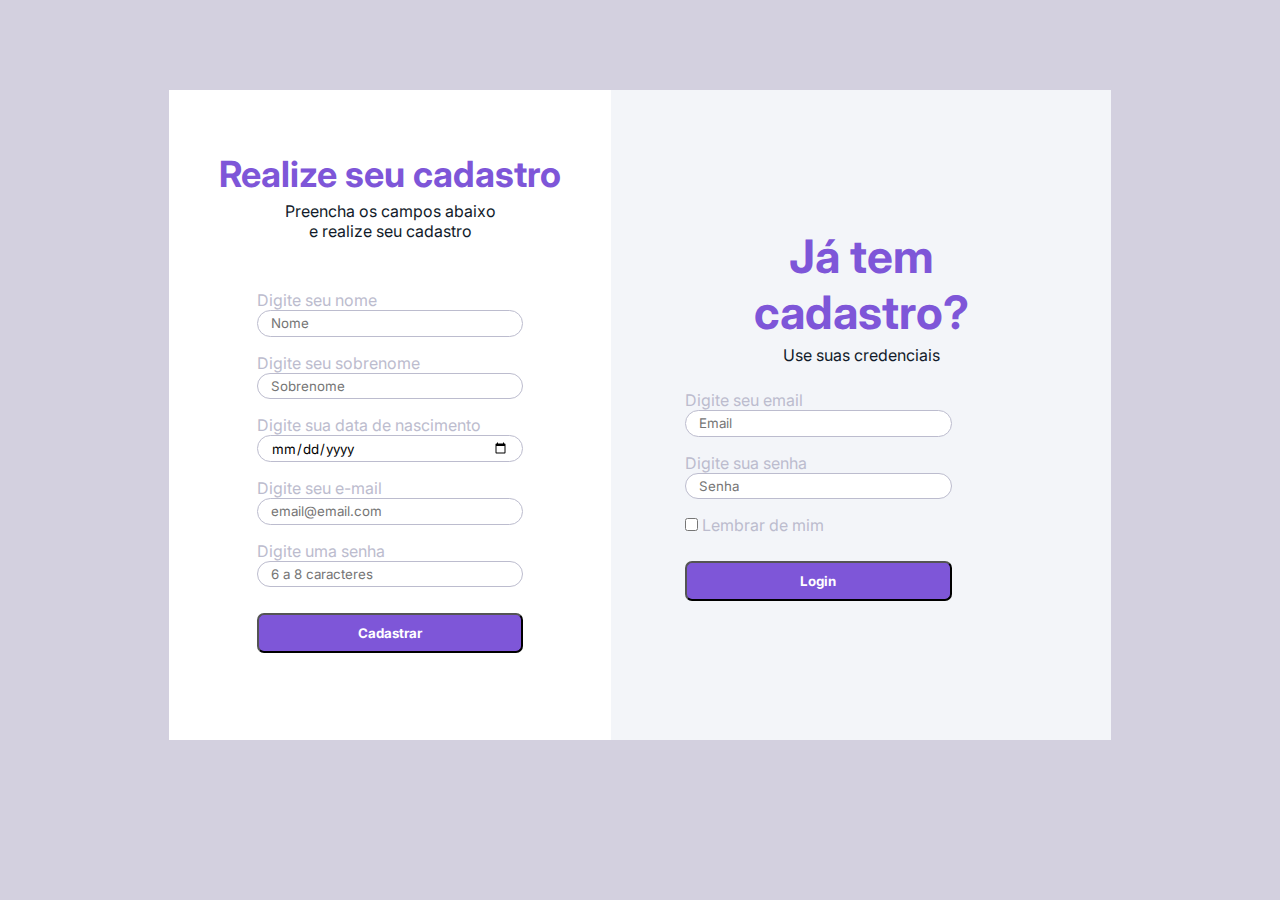
<file: index.html>
<!DOCTYPE html>
<html lang="pt-br">
<head>
    <meta charset="UTF-8">
    <meta http-equiv="X-UA-Compatible" content="IE=edge">
    <meta name="viewport" content="width=,, initial-scale=1.0">
    <link rel="stylesheet" href="./css/signup_style.css">
    <title>Cadastre-se</title>

    <link rel="preconnect" href="https://fonts.googleapis.com">
    <link rel="preconnect" href="https://fonts.gstatic.com" crossorigin>
    <link href="https://fonts.googleapis.com/css2?family=Inter:wght@400;700&display=swap" rel="stylesheet">

</head>
<body>
    
    <main class="container flex">
        <section class="cadastro flex">
            <div class="title"><h1>Realize seu cadastro</h1></div>
            <div class="subtitle"><p>Preencha os campos abaixo<br> e realize seu cadastro</p></div>
            <section class="signup-form flex">
                <form action="#" method="post">
                    <div class="name-field">
                        <label for="name-field">Digite seu nome</label><br>
                        <input type="text" placeholder="Nome" id="name-field">
                    </div>
                    <div class="last-name-field">
                        <label for="last-name-field">Digite seu sobrenome</label><br>
                        <input type="text" placeholder="Sobrenome" id="last-name-field">
                    </div>
                    <div class="birth-field">
                        <label for="birth-field">Digite sua data de nascimento</label><br>
                        <input type="date" id="birth-field">
                    </div>
                    <div class="mail-field">
                        <label for="mail-field">Digite seu e-mail</label><br>
                        <input type="text" placeholder="email@email.com" id="mail-field" pattern="/^[a-z0-9.]+@[a-z0-9]+\.[a-z]+\.([a-z]+)?$/i" required="required">
                    </div>
                    <div class="pass-field">
                        <label for="pass-field">Digite uma senha</label><br>
                        <input type="password" placeholder="6 a 8 caracteres" required="required" pattern="[0-9a-zA-Z$*&@#]{6,8}$/" id="pass-field">
                    </div>
                    <div class="button">
                        <button type="submit"><strong>Cadastrar</strong></button>
                    </div>
                </form>
            </section>
        </section>
        <section class="login flex">
            <section class="login-form flex">
                <div class="title" style="font-size: 23px;"><h1>Já tem cadastro?</h1></div>
                <div class="subtitle"><p>Use suas credenciais</p></div>
                <form action="#" method="post">
                    <div class="mail-field">
                        <label for="mail-field">Digite seu email</label><br>
                        <input type="text" placeholder="Email" required="required" id="mail-field">
                    </div>
                    <div class="pass-field">
                        <label for="pass-field">Digite sua senha</label><br>
                        <input type="password" placeholder="Senha" required="required" name="pass-field" id="pass-field">
                    </div>
                    <div class="remember">
                        <input type="checkbox" name="" id="">
                        <label for="remember">Lembrar de mim</label>
                    </div>
                    <div class="button">
                        <button type="submit"><strong>Login</strong></button>
                    </div>
                </form>
            </section>
        </section>
    </main>

</body>
</html>
</file>
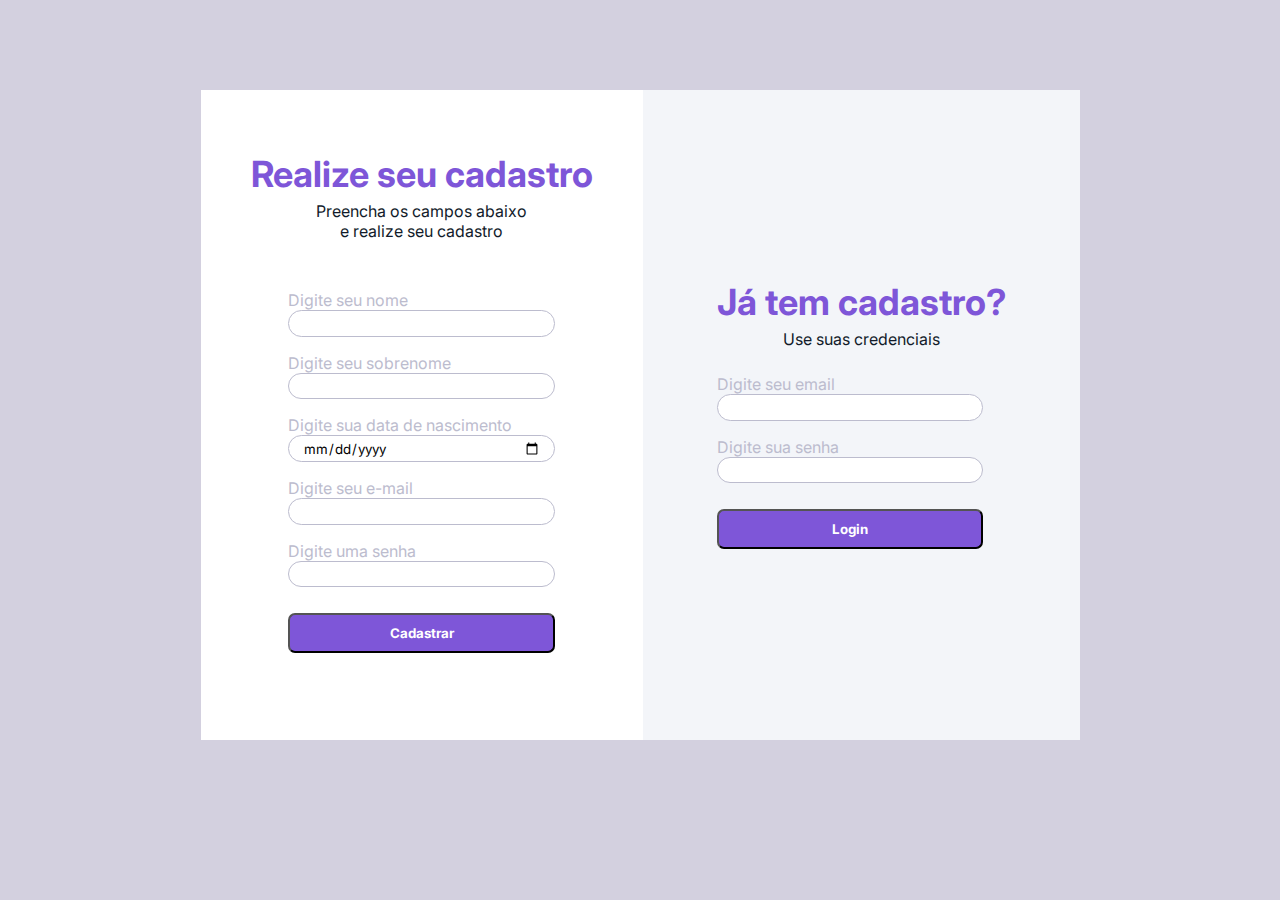
<file: sign_up.html>
<!DOCTYPE html>
<html lang="pt-br">
<head>
    <meta charset="UTF-8">
    <meta http-equiv="X-UA-Compatible" content="IE=edge">
    <meta name="viewport" content="width=,, initial-scale=1.0">
    <link rel="stylesheet" href="./css/signup_style.css">
    <title>Cadastre-se</title>

    <link rel="preconnect" href="https://fonts.googleapis.com">
    <link rel="preconnect" href="https://fonts.gstatic.com" crossorigin>
    <link href="https://fonts.googleapis.com/css2?family=Inter:wght@400;700&display=swap" rel="stylesheet">

</head>
<body>
    
    <main class="container flex">
        <section class="cadastro flex">
            <div class="title"><h1>Realize seu cadastro</h1></div>
            <div class="subtitle"><p>Preencha os campos abaixo<br> e realize seu cadastro</p></div>
            <section class="signup-form flex">
                <form action="#" method="post">
                    <div class="name-field">
                        <label for="name-field">Digite seu nome</label><br>
                        <input type="text" id="name-field">
                    </div>
                    <div class="last-name-field">
                        <label for="last-name-field">Digite seu sobrenome</label><br>
                        <input type="text" id="last-name-field">
                    </div>
                    <div class="birth-field">
                        <label for="birth-field">Digite sua data de nascimento</label><br>
                        <input type="date" id="birth-field">
                    </div>
                    <div class="mail-field">
                        <label for="mail-field">Digite seu e-mail</label><br>
                        <input type="text" id="mail-field">
                    </div>
                    <div class="pass-field">
                        <label for="pass-field">Digite uma senha</label><br>
                        <input type="password" id="pass-field">
                    </div>
                    <div class="button">
                        <button type="submit"><strong>Cadastrar</strong></button>
                    </div>
                </form>
            </section>
        </section>
        <section class="login flex">
            <section class="login-form">
                <div class="title"><h1>Já tem cadastro?</h1></div>
                <div class="subtitle"><p>Use suas credenciais</p></div>
                <form action="#" method="post">
                    <div class="mail-field">
                        <label for="mail-field">Digite seu email</label><br>
                        <input type="text" id="mail-field">
                    </div>
                    <div class="pass-field">
                        <label for="pass-field">Digite sua senha</label><br>
                        <input type="password" id="pass-field">
                    </div>
                    <div class="button">
                        <button type="submit"><strong>Login</strong></button>
                    </div>
                </form>
            </section>
        </section>
    </main>

</body>
</html>
</file>
<file: css/signup_style.css>
* {
    margin: 0;
    padding: 0;
    font-family: 'Inter', 'sans-serif';
    box-sizing: border-box;
}

/* Cores:
Botões: #7E56D8
Background Body: #D3D0DF
Background Cadastro: #FFFFFF
Background Login: #F3F5F9 
Títulos: #7E56D8
Subtítulos: #121B2A
Label/Rótulos dos campos: #BCBCCE
Borda: #BCBCCE */

body{
    background-color: #D3D0DF;
}

.flex {
    display: flex;
}

.title {
    color: #7E56D8;
    text-align: center;
    font-size: 18px;
} .subtitle {
    color: #121B2A;
    text-align: center;
    padding-top: 5px;
} 

.container {
    max-width: 1000px;
    align-items: center;
    justify-content: center;
    margin: 7% auto;
}

.cadastro {
    max-width: 50%;
    height: 650px;
    background-color: #FFFFFF;
    flex-direction: column;
    align-items: center;
    justify-content: center;
    padding: 100px 50px;
}
.login {
    max-width: 50%;
    height: 650px;
    background-color: #F3F5F9;
    flex-direction: column;
    align-items: center;
    justify-content: center;
    padding: 100px 50px;
}

.signup-form,
.login-form {
    flex-direction: column;
    padding: 1.5em;
} form div + div {
    padding-top: 1em;
}  form .button button {
    background-color: #7E56D8;
    color: #FFFFFF;
    width: 20em;
    height: 3em;
    border-radius: 7px; 
    margin-top: 10px;  
} input{
    border: solid 1px #BCBCCE;
    border-radius: 1em;
    width: 20em;
    height: 2em;
    text-align: justify;
    padding: 0.5em 1em;
} label {
    color: #BCBCCE;
}

form {
    margin-top: 25px;
}

.remember label, input[type="checkbox"]{
    text-align: left;
    width: 1em;
    height: 1em;
}
</file>
